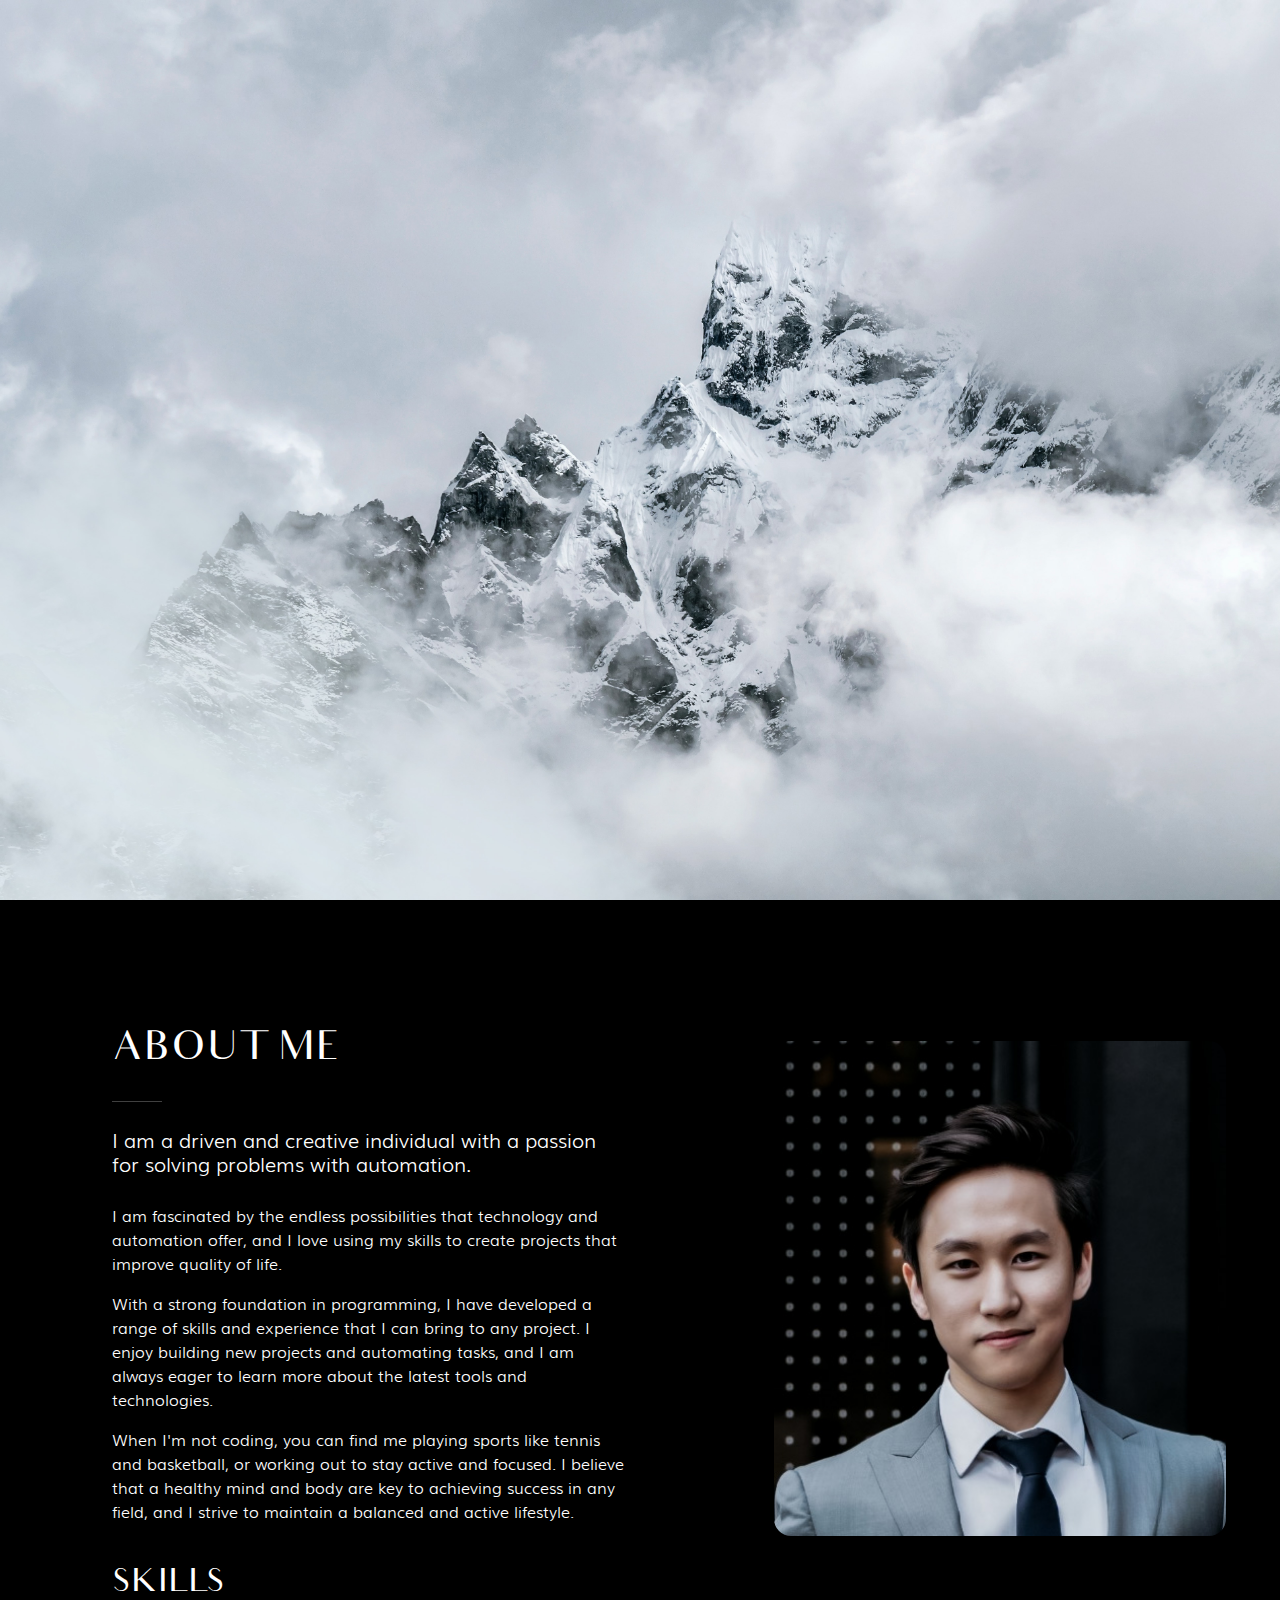
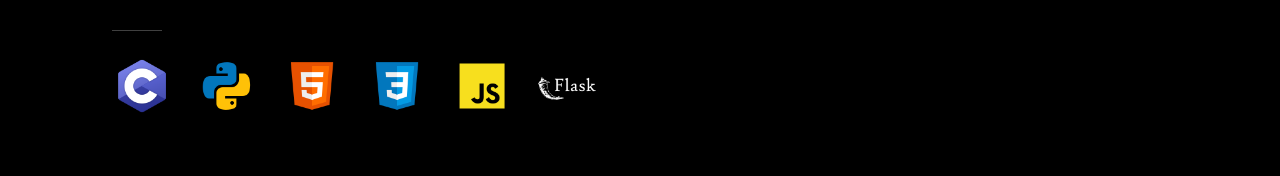
<file: index.html>
<!DOCTYPE html>
<html lang="en">
  <head>
    <title>Matthew Yoon</title>
    <!--Correct Character Encoding-->
    <meta charset="utf-8" />
    <!--Mobile Optimization-->
    <meta name="viewport" content="width=device-width, initial-scale=1" />
    <!--Linking HTML files-->
    <link rel="import" href="./navbar.html">
    <link rel="import" href="./hero.html">
    <link rel="import" href="./about.html">
    <link rel="shortcut icon" href="pictures/logo.png" type="image/png">

    <!--Linking CSS file-->
    <link rel="stylesheet" href="../styles/main.css">
    <link rel="stylesheet" href="../styles/fonts.css">
    <link rel="stylesheet" href="../styles/navbar.css">
    <link rel="stylesheet" href="../styles/hero.css">
    <link rel="stylesheet" href="../styles/about.css">

    <!--Bootstrap CDN-->
    <link href="https://cdn.jsdelivr.net/npm/bootstrap@5.3.0-alpha1/dist/css/bootstrap.min.css" rel="stylesheet">

    <!--Linking jQery script-->
    <script src="https://code.jquery.com/jquery-3.6.0.min.js"></script>
    <script src="https://cdn.jsdelivr.net/npm/@popperjs/core@2.11.6/dist/umd/popper.min.js"></script>
    <script src="https://cdn.jsdelivr.net/npm/bootstrap@5.3.0-alpha1/dist/js/bootstrap.min.js"></script>
  </head>

  <body>
    <div id="navbar-placeholder"></div>
    <div id="hero-placeholder"></div>
    <div id="about-placeholder"></div>
    <script src="../scripts/load.js"></script>
  </body>
</html>
</file>
<file: styles/main.css>
.container-fluid {
    display: flex;
    flex-direction: column;
    justify-content: space-between;
  }
</file>
<file: styles/fonts.css>
@font-face {
    font-family: 'Audrey';
    src: url('../fonts/audrey/Audrey-Normal.otf') format('opentype');
}

@font-face {
    font-family: 'Poppins';
    src: url('../fonts/poppins/Poppins-Light.ttf') format('opentype');
}

@font-face {
    font-family: 'Muli';
    src: url('../fonts/muli/Muli-Light.ttf') format('opentype');
}
</file>
<file: styles/navbar.css>
/* Set the navbar background to transparent */
.navbar {
  background-color: transparent;
  margin-top: 1.27rem;
  font-family: 'Audrey';
  font-size: 17px;
  opacity: 0;
  transform: translateY(-100%);
  position: fixed;
  top: 0;
  left: 0;
  width: 100%;
  z-index: 9999; /* Set the z-index to a high value to make the navbar appear on top of other elements */
  animation: slide-down 1.2s ease-in-out forwards, fade-in 1.7s ease-in-out forwards; /* Add the slide-down and fade-in animations */
  animation-delay: 1s;
}

/* Define the slide-down animation */
@keyframes slide-down {
  0% {
    opacity: 0;
    transform: translateY(-100%);
  }
  100% {
    opacity: 1;
    transform: translateY(0);
  }
}

/* Define the fade-in animation */
@keyframes fade-in {
  0% {
    opacity: 0;
  }
  100% {
    opacity: 1;
  }
}

.navbar-brand img {
  max-width: 36px;
  height: auto;
}

navbar-nav .nav-link {
  position: relative;
  color: black;
  text-decoration: none;
}

.navbar-nav .nav-link {
  position: relative;
  color: black;
  text-decoration: none;
}

.navbar-nav .nav-link::after {
  content: "";
  position: absolute;
  left: 50%;
  bottom: 0px; /* Adjust this value to control the distance between the text and the underline */
  width: 0;
  height: 1px;
  background-color: grey;
  transform: translateX(-50%) scaleX(0); /* Set the initial scale to 0 and center the underline */
  transform-origin: center; /* Set the transform origin to the center of the underline */
  transition: transform 0.1s ease-in-out, width 0.1s ease-in-out; /* Add a transition for both the transform and width properties */
}

.navbar-nav .nav-link:hover::after {
  width: 50%; /* Set the width to 50% on hover */
  transform: translateX(-50%) scaleX(1); /* Set the scale to 1 and center the underline on hover */
}

.navbar-nav .nav-link:hover {
  color: grey; /* Set the color of the link text to a faded black on hover */
}



/* Adjust the margin and padding of the logo and links */
.navbar-brand {
  margin-left: 11.2vh; /* Adjust the left margin of the logo */
}

.nav-item {
  margin-left: 3vh; /* Adjust the left margin of each nav link */
}

/* Add space to the right of the menu button */
.navbar-toggler {
  margin-right: 1rem; /* Adjust the right margin of the menu button */
}

/* Add space to the right of the nav links */
.navbar-nav {
  margin-right: 13vh; /* Adjust the right margin of the nav links container */
}

/* Logo */
.navbar-brand img {
  transition: transform 0.2s ease-in-out; /* Add a 0.2 second transition effect */
}

.navbar-brand:hover img {
  transform: translateY(-5px); /* Move the logo up by 5 pixels on hover */
}

/* Nav links */
.navbar-nav .nav-link {
  transition: transform 0.2s ease-in-out; /* Add a 0.2 second transition effect */
}

.navbar-nav .nav-link:hover {
  transform: translateY(-5px); /* Move the nav links up by 5 pixels on hover */
}


/* Make the navbar responsive */
@media (max-width: 991.98px) {
  .navbar-brand {
      margin-left: 0.5rem; /* Adjust the left margin of the logo on smaller screens */
  }

  .nav-item {
      margin-left: 0.5rem; /* Adjust the left margin of each nav link on smaller screens */
  }

  /* Add space to the right of the nav links on smaller screens */
  .navbar-nav {
      margin-right: 0.5rem; /* Adjust the right margin of the nav links container on smaller screens */
  }
}
</file>
<file: styles/hero.css>
.bgimage {
    position: relative;
    min-height: 100vh;
    background: url('../pictures/banner.jpg');
    background-size: cover;
    background-position: center center;
    background-attachment: fixed;
    animation: fade-in-bg 3s ease-in-out forwards;
    overflow: hidden;
  }

  .hero-container-fluid{
    min-height: 100vh;
  }

  @keyframes fade-in-bg {
    0% {
      opacity: 0;
    }
    100% {
      opacity: 1;
    }
  }

  @media (max-width: 576px) {
    .bgimage {
      height: 100vh;
    }
  }

  .hero_title {
    font-size: 77px;
    font-family: 'Audrey';
    src: url('./fonts/audrey.ttf') format('truetype');
    letter-spacing: 0.07em;
    opacity: 0;
    animation: fade-in 1s ease-in-out 1s forwards;
    animation-delay: 1s;
    z-index: 1;
    width: 100%;
  }

  #hero-title {
    position: fixed;
    top: 0;
    left: 50%;
    transform: translateX(-50%);
  }

  @media (max-width: 768px) {
    .hero_text {
      position: absolute;
      letter-spacing: 0.07em;
    }
  }

  .hero_desc {
    font-size: 1.5rem;
    font-family: 'Audrey';
    opacity: 0;
    animation: fade-in 1s ease-in-out 2s forwards;
    animation-delay: 1.5s;
    margin-top: 2.27rem;
  }

  .hero-text {
    text-align: center;
    position: absolute;
    top: 45%;
    left: 50%;
    color: #141E23;
    transform: translate(-50%, -50%);
    font-family: 'Gotham';
    z-index: 2;
    }

  .enlarged-image {
    position: absolute;
    top: 0;
    left: 0;
    width: 100%;
    height: 100%;
    display: flex;
    justify-content: center;
    align-items: center;
    animation: enlarge 2s forwards;
    z-index: -2;
    overflow: hidden;
  }

  .enlarged-image img {
    width: 100%;
    height: 100%;
    object-fit: cover;
  }

  @keyframes enlarge {
      0% {
        transform: scale(30);
      }
      100% {
        transform: scale(1);
      }
  }

  @keyframes fade-in {
      0% {
        opacity: 0;
      }
      100% {
        opacity: 1;
      }
  }

  .bottom-elements {
    display: flex;
    flex-wrap: wrap;
    justify-content: center;
    align-items: center;
    padding-bottom: 50px;
    width: 100%;
    animation: slide-up 1.01s ease-in-out forwards;
    animation-delay: 1.5s;
    opacity: 0;
    margin-top: 2vh;
  }

  @media (max-width: 768px) {
    .bottom-elements {
      position: relative;
      bottom: auto;
    }
  }

  @keyframes slide-up {
    0% {
      opacity: 0;
      transform: translateY(100px);
    }
    100% {
      opacity: 1;
      transform: translateY(0);
    }
  }

  .social-icon {
    margin: 17px;
    height: 36px;
    width: auto;
    cursor: pointer;
    transition: transform 0.2s ease-in-out;
  }

  .socials {
    display: flex;
    justify-content: space-between;
    z-index: 1;
    align-items: center;
  }


  .social-icon:hover {
    transform: translateY(-7px);
  }

  .resume {
    background: transparent;
    font-size: 17px;
    font-family: 'Audrey';
    text-align: center;
    height: 38px;
    width: 250px;
    transition: transform 0.2s ease-in-out;
    border: 1.9px solid black;
    border-color: #141E23;
    border-radius: 3px;
  }

  .resume:hover {
    transform: translateY(-5px);
  }
</file>
<file: styles/about.css>
.about-bg-image{
  min-height: 77vh;
  background-color: black;
  background-size: cover;
}

.about-container {
  margin: 100px 100px 40px 100px;
  color: white;
  font-family: 'Muli';
}

@media (max-width: 768px) {
  .about-container{
    margin-top: 100px;
    margin-bottom: 100px;
    margin-left: 0;
    margin-right: 0;
  }
}

.about-picture {
  height: 55vh;
  width: auto;
  margin-top: 4.5vh;
  border-radius: 17px;
}

@media (max-width: 768px) {
  .about-picture{
    margin: 0;
    padding-top: 17px;
  }
}

.about-heading{
  padding-top: 27px;
  padding-bottom: 10px;
  font-family: 'Audrey';
}

.about-subheading{
  font-size: 20px;
  padding-bottom: 20px;
}

.about-line {
  width: 50px;
  height: 10px;
}
.skills-heading{
  padding-top: 27px;
  padding-bottom: 10px;
  font-family: 'Audrey';
}

.skills-icon {
  height: 60px;
  width: 60px;
  margin-right: 20px;
  margin-bottom: 20px;
  transition: transform 0.2s ease-in-out;
  background: solid transparent;
  outline: none;
}

@media (max-width: 768px) {
  .skills-icon-container {
    display: flex;
    justify-content: center;
  }
}

.skills-icon:hover {
  transform: translateY(-10px);
}
</file>
